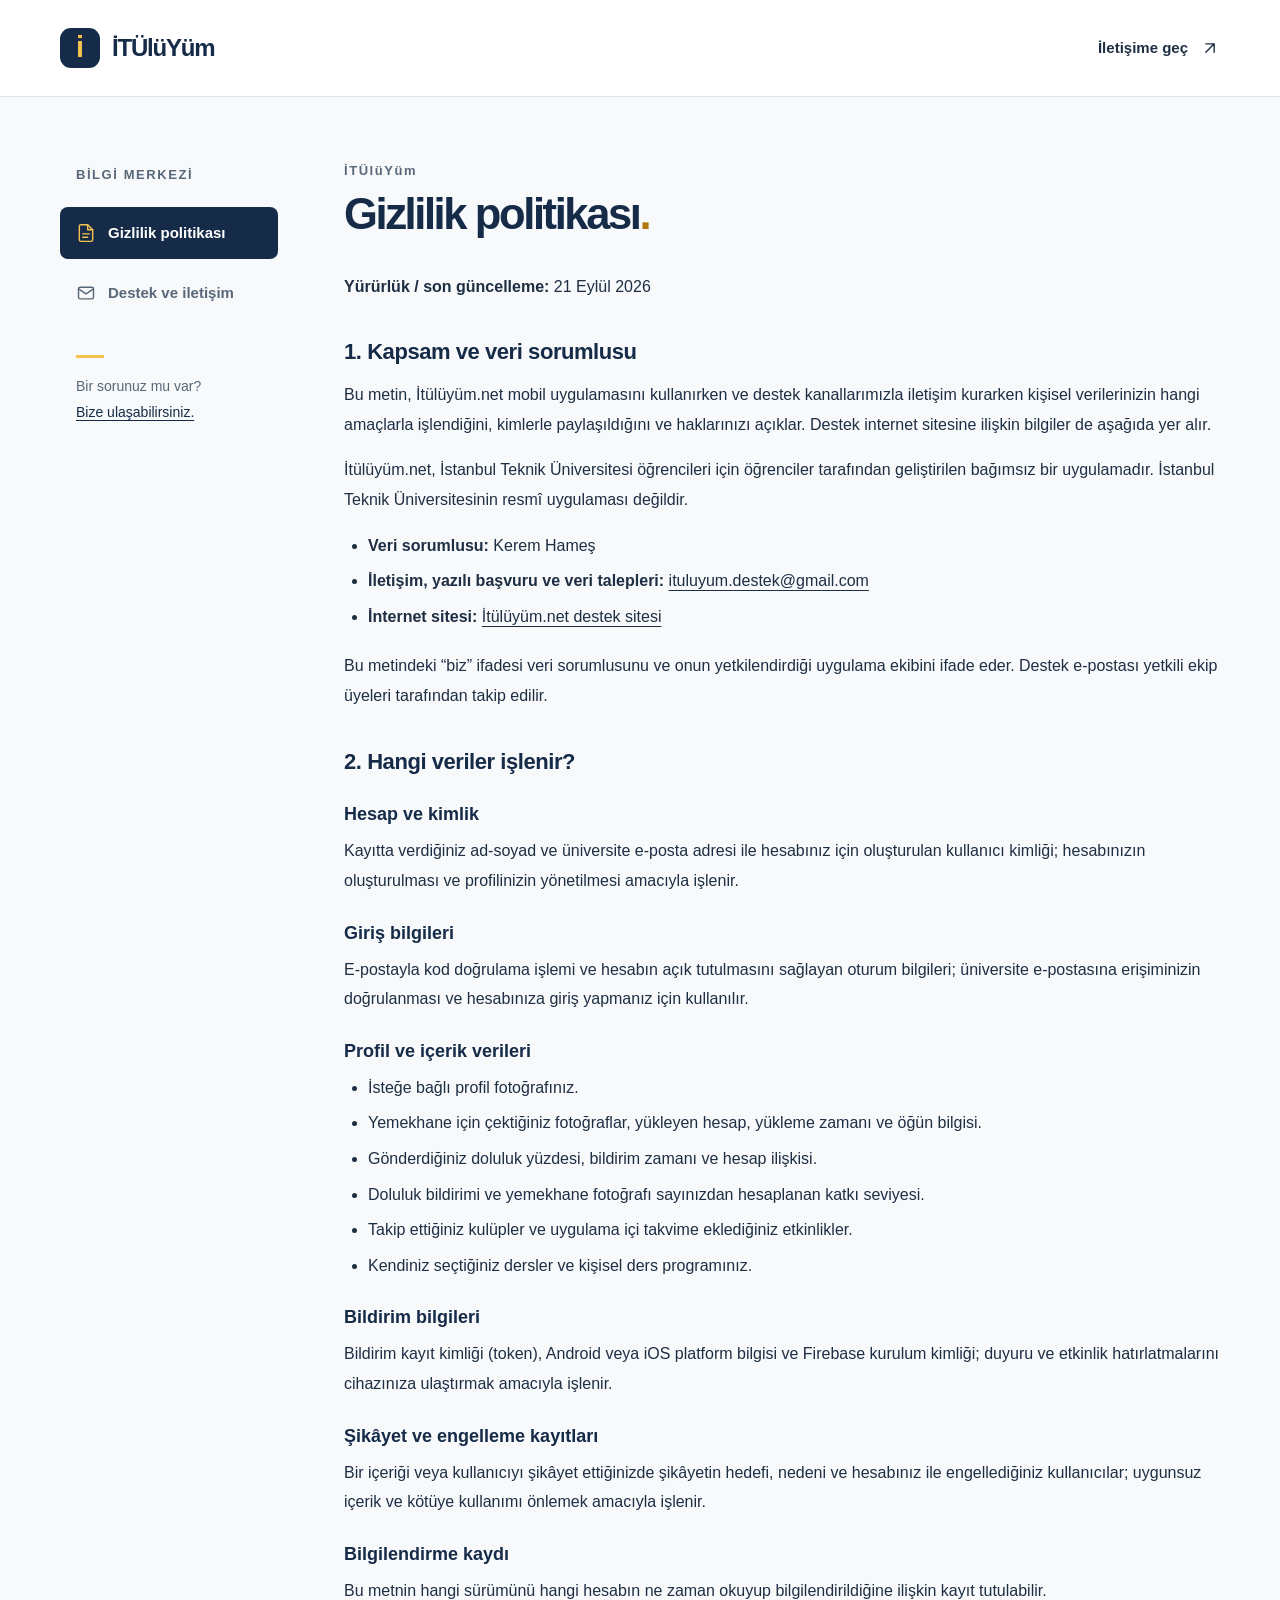
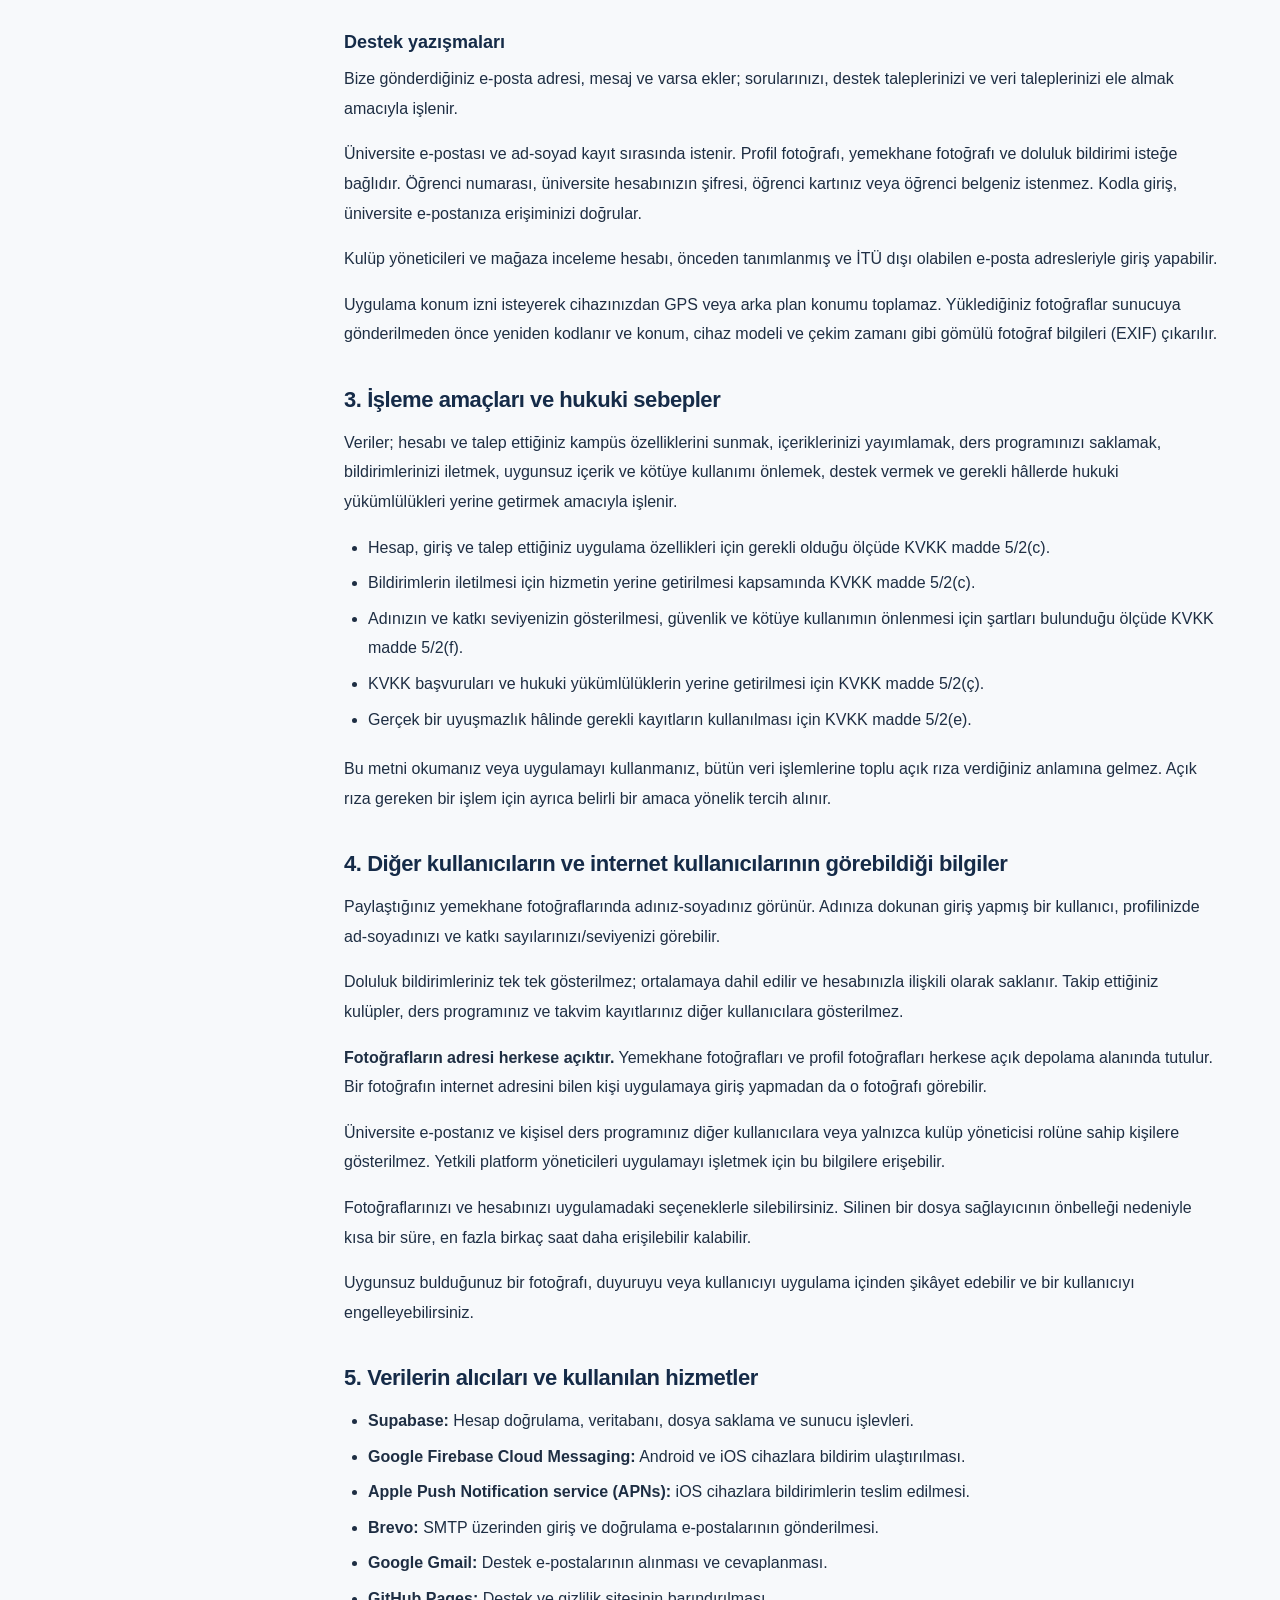
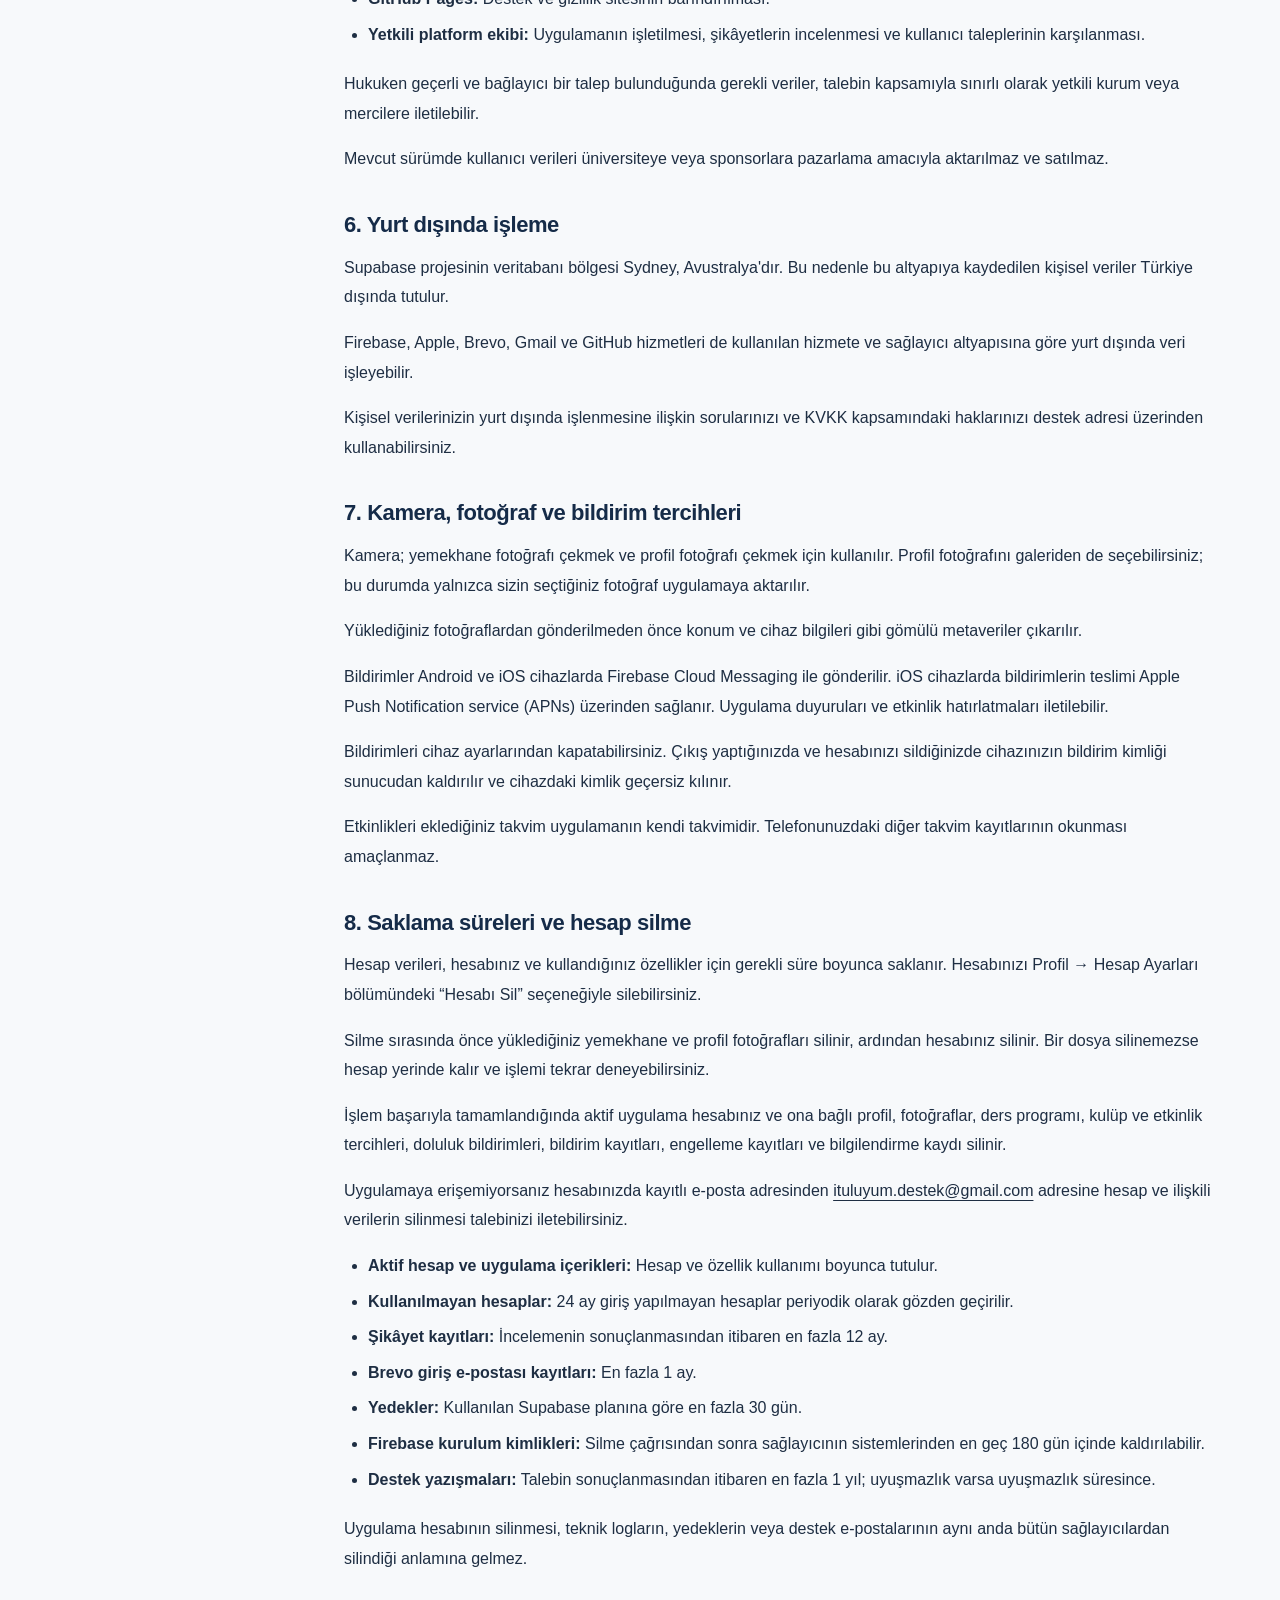
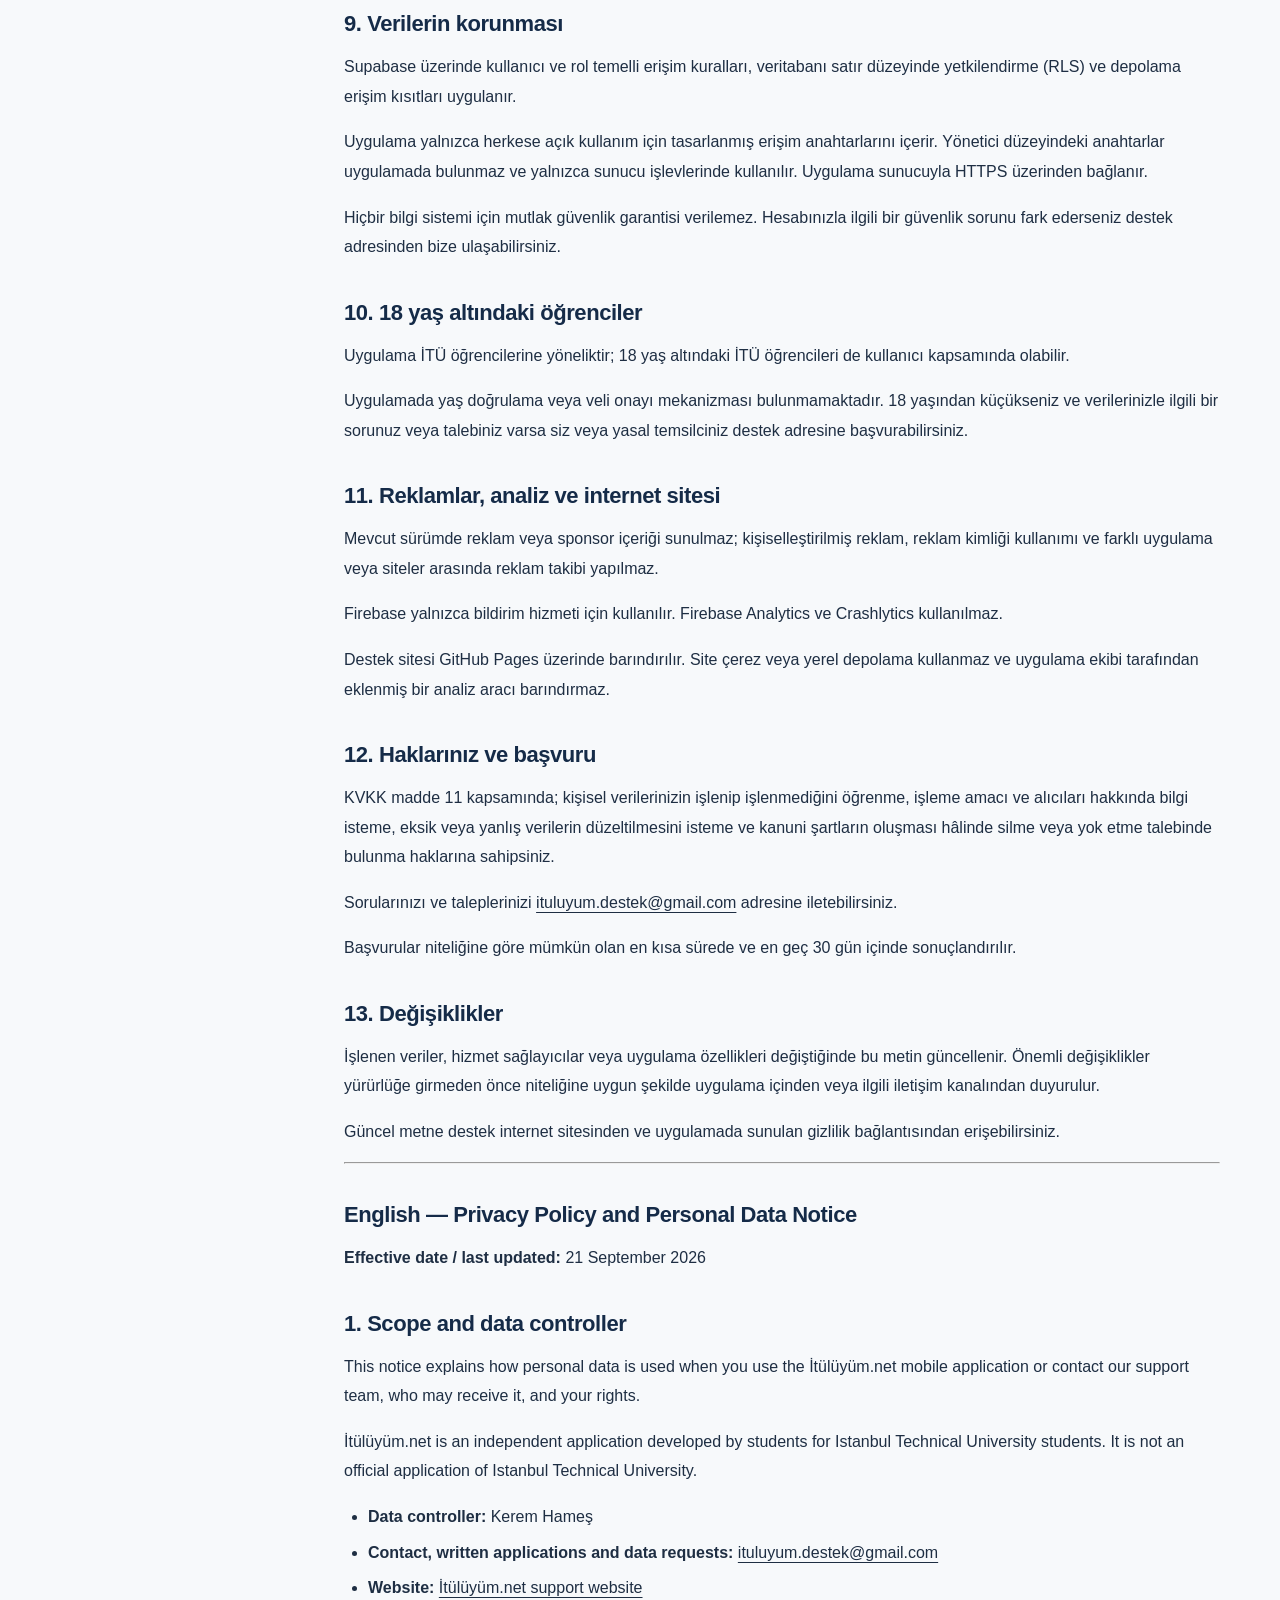
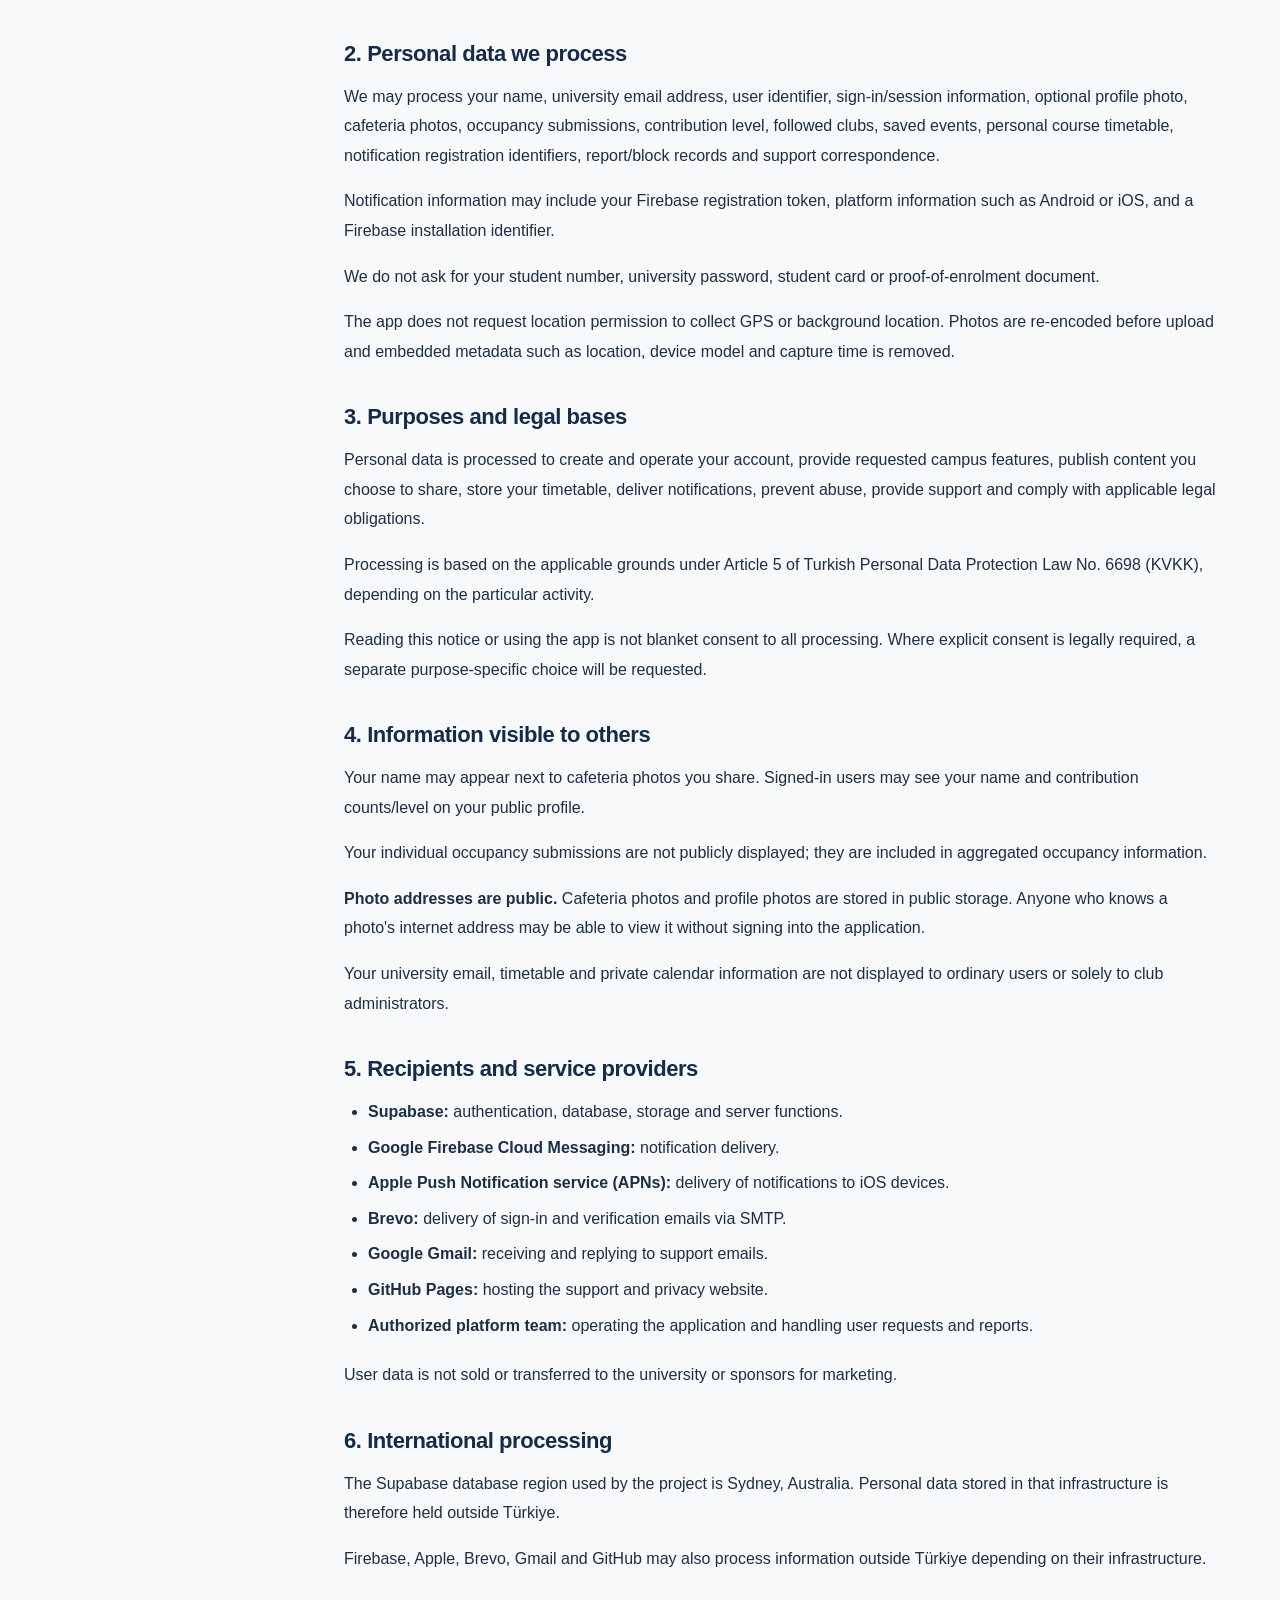
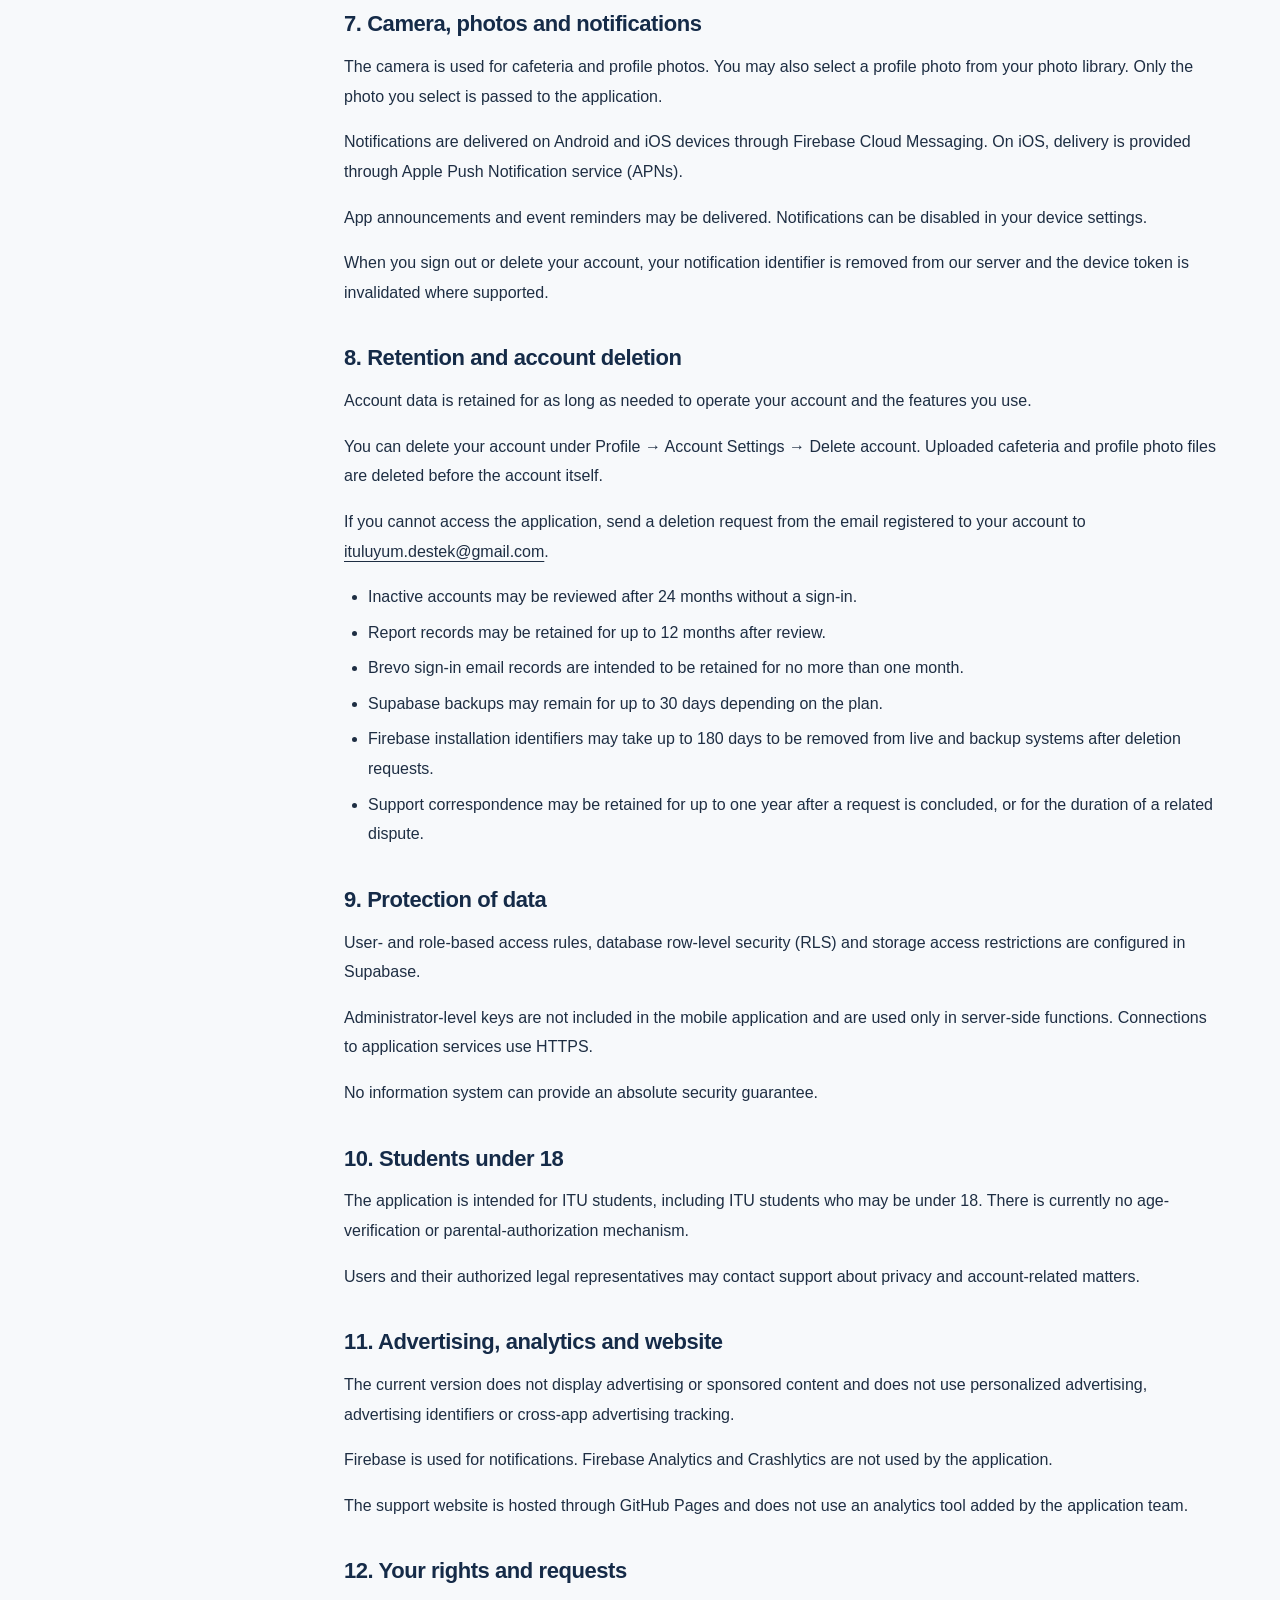
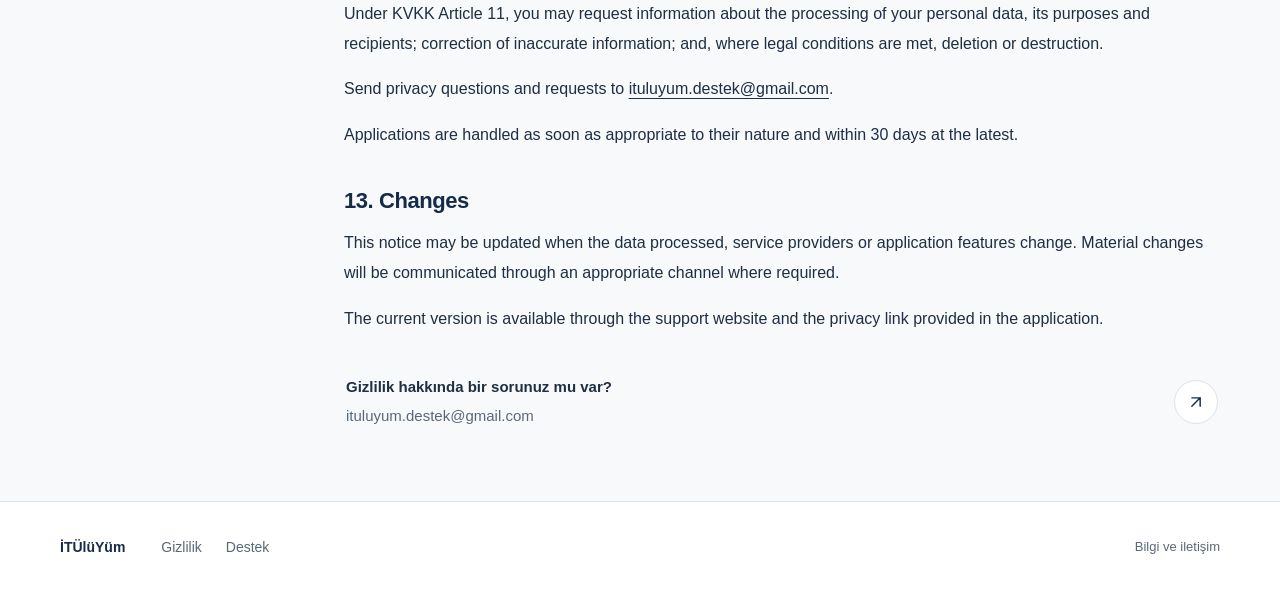
<file: index.html>
<!doctype html>
<html lang="tr">
  <head>
    <meta charset="utf-8">
    <meta name="viewport" content="width=device-width, initial-scale=1">
    <meta name="theme-color" content="#152b48">
    <meta name="description" content="İTÜlüYüm uygulamasının gizlilik politikası ve destek bilgileri.">
    <!-- Gizlilik metni yayımlandığında aşağıdaki noindex satırını kaldırın. -->
    <meta name="robots" content="noindex, follow">
    <title>Gizlilik Politikası · İTÜlüYüm</title>
    <link rel="icon" type="image/svg+xml" href="data:image/svg+xml,%3Csvg xmlns='http://www.w3.org/2000/svg' viewBox='0 0 64 64'%3E%3Crect width='64' height='64' rx='16' fill='%23152b48'/%3E%3Cpath d='M28 28h8v23h-8z' fill='%23f4c34f'/%3E%3Ccircle cx='32' cy='17' r='5' fill='%23f4c34f'/%3E%3C/svg%3E">
    <link rel="stylesheet" href="styles.css">
  </head>
  <body>
    <a class="skip-link" href="#ana-icerik">İçeriğe geç</a>

    <header class="site-header">
      <div class="header-inner">
        <a class="brand" href="index.html" aria-label="İTÜlüYüm ana sayfa">
          <span class="brand-mark" aria-hidden="true">i</span>
          <span>İTÜlüYüm</span>
        </a>
        <a class="header-contact" href="destek.html">
          İletişime geç
          <svg class="icon" viewBox="0 0 24 24" fill="none" stroke="currentColor" stroke-width="1.7" stroke-linecap="round" stroke-linejoin="round" aria-hidden="true"><path d="M7 17 17 7M7 7h10v10"/></svg>
        </a>
      </div>
    </header>

    <div class="page-layout">
      <aside class="sidebar" aria-label="Bilgi merkezi">
        <p class="eyebrow sidebar-label">BİLGİ MERKEZİ</p>
        <nav class="side-nav" aria-label="Sayfalar">
          <a class="side-link" href="index.html" aria-current="page">
            <svg class="icon" viewBox="0 0 24 24" fill="none" stroke="currentColor" stroke-width="1.7" stroke-linecap="round" stroke-linejoin="round" aria-hidden="true"><path d="M14 2H6a2 2 0 0 0-2 2v16a2 2 0 0 0 2 2h12a2 2 0 0 0 2-2V8Z"/><path d="M14 2v6h6M8 13h8M8 17h6"/></svg>
            Gizlilik politikası
          </a>
          <a class="side-link" href="destek.html">
            <svg class="icon" viewBox="0 0 24 24" fill="none" stroke="currentColor" stroke-width="1.7" stroke-linecap="round" stroke-linejoin="round" aria-hidden="true"><rect x="3" y="5" width="18" height="14" rx="2"/><path d="m3 7 9 6 9-6"/></svg>
            Destek ve iletişim
          </a>
        </nav>
        <div class="sidebar-note">
          <span class="note-line" aria-hidden="true"></span>
          <p>Bir sorunuz mu var?</p>
          <a href="destek.html">Bize ulaşabilirsiniz.</a>
        </div>
      </aside>

      <main id="ana-icerik" class="main-content" tabindex="-1">
        <div class="page-heading">
          <p class="eyebrow">İTÜlüYüm</p>
          <h1>Gizlilik politikası<span class="title-dot" aria-hidden="true">.</span></h1>
        </div>

<article class="policy-content" id="privacy-policy">

  <p><strong>Yürürlük / son güncelleme:</strong> 21 Eylül 2026</p>

  <h2>1. Kapsam ve veri sorumlusu</h2>

  <p>
    Bu metin, İtülüyüm.net mobil uygulamasını kullanırken ve destek kanallarımızla
    iletişim kurarken kişisel verilerinizin hangi amaçlarla işlendiğini,
    kimlerle paylaşıldığını ve haklarınızı açıklar. Destek internet sitesine
    ilişkin bilgiler de aşağıda yer alır.
  </p>

  <p>
    İtülüyüm.net, İstanbul Teknik Üniversitesi öğrencileri için öğrenciler
    tarafından geliştirilen bağımsız bir uygulamadır. İstanbul Teknik
    Üniversitesinin resmî uygulaması değildir.
  </p>

  <ul>
    <li><strong>Veri sorumlusu:</strong> Kerem Hameş</li>
    <li>
      <strong>İletişim, yazılı başvuru ve veri talepleri:</strong>
      <a href="mailto:ituluyum.destek@gmail.com">ituluyum.destek@gmail.com</a>
    </li>
    <li>
      <strong>İnternet sitesi:</strong>
      <a href="https://lawave.github.io/Ituluyum_web/">
        İtülüyüm.net destek sitesi
      </a>
    </li>
  </ul>

  <p>
    Bu metindeki “biz” ifadesi veri sorumlusunu ve onun yetkilendirdiği uygulama
    ekibini ifade eder. Destek e-postası yetkili ekip üyeleri tarafından takip edilir.
  </p>

  <h2>2. Hangi veriler işlenir?</h2>

  <h3>Hesap ve kimlik</h3>
  <p>
    Kayıtta verdiğiniz ad-soyad ve üniversite e-posta adresi ile hesabınız için
    oluşturulan kullanıcı kimliği; hesabınızın oluşturulması ve profilinizin
    yönetilmesi amacıyla işlenir.
  </p>

  <h3>Giriş bilgileri</h3>
  <p>
    E-postayla kod doğrulama işlemi ve hesabın açık tutulmasını sağlayan oturum
    bilgileri; üniversite e-postasına erişiminizin doğrulanması ve hesabınıza
    giriş yapmanız için kullanılır.
  </p>

  <h3>Profil ve içerik verileri</h3>
  <ul>
    <li>İsteğe bağlı profil fotoğrafınız.</li>
    <li>Yemekhane için çektiğiniz fotoğraflar, yükleyen hesap, yükleme zamanı ve öğün bilgisi.</li>
    <li>Gönderdiğiniz doluluk yüzdesi, bildirim zamanı ve hesap ilişkisi.</li>
    <li>Doluluk bildirimi ve yemekhane fotoğrafı sayınızdan hesaplanan katkı seviyesi.</li>
    <li>Takip ettiğiniz kulüpler ve uygulama içi takvime eklediğiniz etkinlikler.</li>
    <li>Kendiniz seçtiğiniz dersler ve kişisel ders programınız.</li>
  </ul>

  <h3>Bildirim bilgileri</h3>
  <p>
    Bildirim kayıt kimliği (token), Android veya iOS platform bilgisi ve Firebase
    kurulum kimliği; duyuru ve etkinlik hatırlatmalarını cihazınıza ulaştırmak
    amacıyla işlenir.
  </p>

  <h3>Şikâyet ve engelleme kayıtları</h3>
  <p>
    Bir içeriği veya kullanıcıyı şikâyet ettiğinizde şikâyetin hedefi, nedeni ve
    hesabınız ile engellediğiniz kullanıcılar; uygunsuz içerik ve kötüye kullanımı
    önlemek amacıyla işlenir.
  </p>

  <h3>Bilgilendirme kaydı</h3>
  <p>
    Bu metnin hangi sürümünü hangi hesabın ne zaman okuyup bilgilendirildiğine
    ilişkin kayıt tutulabilir.
  </p>

  <h3>Destek yazışmaları</h3>
  <p>
    Bize gönderdiğiniz e-posta adresi, mesaj ve varsa ekler; sorularınızı,
    destek taleplerinizi ve veri taleplerinizi ele almak amacıyla işlenir.
  </p>

  <p>
    Üniversite e-postası ve ad-soyad kayıt sırasında istenir. Profil fotoğrafı,
    yemekhane fotoğrafı ve doluluk bildirimi isteğe bağlıdır. Öğrenci numarası,
    üniversite hesabınızın şifresi, öğrenci kartınız veya öğrenci belgeniz istenmez.
    Kodla giriş, üniversite e-postanıza erişiminizi doğrular.
  </p>

  <p>
    Kulüp yöneticileri ve mağaza inceleme hesabı, önceden tanımlanmış ve İTÜ dışı
    olabilen e-posta adresleriyle giriş yapabilir.
  </p>

  <p>
    Uygulama konum izni isteyerek cihazınızdan GPS veya arka plan konumu toplamaz.
    Yüklediğiniz fotoğraflar sunucuya gönderilmeden önce yeniden kodlanır ve konum,
    cihaz modeli ve çekim zamanı gibi gömülü fotoğraf bilgileri (EXIF) çıkarılır.
  </p>

  <h2>3. İşleme amaçları ve hukuki sebepler</h2>

  <p>
    Veriler; hesabı ve talep ettiğiniz kampüs özelliklerini sunmak, içeriklerinizi
    yayımlamak, ders programınızı saklamak, bildirimlerinizi iletmek, uygunsuz
    içerik ve kötüye kullanımı önlemek, destek vermek ve gerekli hâllerde hukuki
    yükümlülükleri yerine getirmek amacıyla işlenir.
  </p>

  <ul>
    <li>
      Hesap, giriş ve talep ettiğiniz uygulama özellikleri için gerekli olduğu
      ölçüde KVKK madde 5/2(c).
    </li>
    <li>
      Bildirimlerin iletilmesi için hizmetin yerine getirilmesi kapsamında
      KVKK madde 5/2(c).
    </li>
    <li>
      Adınızın ve katkı seviyenizin gösterilmesi, güvenlik ve kötüye kullanımın
      önlenmesi için şartları bulunduğu ölçüde KVKK madde 5/2(f).
    </li>
    <li>
      KVKK başvuruları ve hukuki yükümlülüklerin yerine getirilmesi için
      KVKK madde 5/2(ç).
    </li>
    <li>
      Gerçek bir uyuşmazlık hâlinde gerekli kayıtların kullanılması için
      KVKK madde 5/2(e).
    </li>
  </ul>

  <p>
    Bu metni okumanız veya uygulamayı kullanmanız, bütün veri işlemlerine toplu
    açık rıza verdiğiniz anlamına gelmez. Açık rıza gereken bir işlem için ayrıca
    belirli bir amaca yönelik tercih alınır.
  </p>

  <h2>4. Diğer kullanıcıların ve internet kullanıcılarının görebildiği bilgiler</h2>

  <p>
    Paylaştığınız yemekhane fotoğraflarında adınız-soyadınız görünür. Adınıza
    dokunan giriş yapmış bir kullanıcı, profilinizde ad-soyadınızı ve katkı
    sayılarınızı/seviyenizi görebilir.
  </p>

  <p>
    Doluluk bildirimleriniz tek tek gösterilmez; ortalamaya dahil edilir ve
    hesabınızla ilişkili olarak saklanır. Takip ettiğiniz kulüpler, ders
    programınız ve takvim kayıtlarınız diğer kullanıcılara gösterilmez.
  </p>

  <p>
    <strong>Fotoğrafların adresi herkese açıktır.</strong>
    Yemekhane fotoğrafları ve profil fotoğrafları herkese açık depolama alanında
    tutulur. Bir fotoğrafın internet adresini bilen kişi uygulamaya giriş yapmadan
    da o fotoğrafı görebilir.
  </p>

  <p>
    Üniversite e-postanız ve kişisel ders programınız diğer kullanıcılara veya
    yalnızca kulüp yöneticisi rolüne sahip kişilere gösterilmez. Yetkili platform
    yöneticileri uygulamayı işletmek için bu bilgilere erişebilir.
  </p>

  <p>
    Fotoğraflarınızı ve hesabınızı uygulamadaki seçeneklerle silebilirsiniz.
    Silinen bir dosya sağlayıcının önbelleği nedeniyle kısa bir süre, en fazla
    birkaç saat daha erişilebilir kalabilir.
  </p>

  <p>
    Uygunsuz bulduğunuz bir fotoğrafı, duyuruyu veya kullanıcıyı uygulama içinden
    şikâyet edebilir ve bir kullanıcıyı engelleyebilirsiniz.
  </p>

  <h2>5. Verilerin alıcıları ve kullanılan hizmetler</h2>

  <ul>
    <li>
      <strong>Supabase:</strong> Hesap doğrulama, veritabanı, dosya saklama ve
      sunucu işlevleri.
    </li>
    <li>
      <strong>Google Firebase Cloud Messaging:</strong> Android ve iOS cihazlara
      bildirim ulaştırılması.
    </li>
    <li>
      <strong>Apple Push Notification service (APNs):</strong> iOS cihazlara
      bildirimlerin teslim edilmesi.
    </li>
    <li>
      <strong>Brevo:</strong> SMTP üzerinden giriş ve doğrulama e-postalarının gönderilmesi.
    </li>
    <li>
      <strong>Google Gmail:</strong> Destek e-postalarının alınması ve cevaplanması.
    </li>
    <li>
      <strong>GitHub Pages:</strong> Destek ve gizlilik sitesinin barındırılması.
    </li>
    <li>
      <strong>Yetkili platform ekibi:</strong> Uygulamanın işletilmesi,
      şikâyetlerin incelenmesi ve kullanıcı taleplerinin karşılanması.
    </li>
  </ul>

  <p>
    Hukuken geçerli ve bağlayıcı bir talep bulunduğunda gerekli veriler, talebin
    kapsamıyla sınırlı olarak yetkili kurum veya mercilere iletilebilir.
  </p>

  <p>
    Mevcut sürümde kullanıcı verileri üniversiteye veya sponsorlara pazarlama
    amacıyla aktarılmaz ve satılmaz.
  </p>

  <h2>6. Yurt dışında işleme</h2>

  <p>
    Supabase projesinin veritabanı bölgesi Sydney, Avustralya'dır. Bu nedenle bu
    altyapıya kaydedilen kişisel veriler Türkiye dışında tutulur.
  </p>

  <p>
    Firebase, Apple, Brevo, Gmail ve GitHub hizmetleri de kullanılan hizmete ve
    sağlayıcı altyapısına göre yurt dışında veri işleyebilir.
  </p>

  <p>
    Kişisel verilerinizin yurt dışında işlenmesine ilişkin sorularınızı ve KVKK
    kapsamındaki haklarınızı destek adresi üzerinden kullanabilirsiniz.
  </p>

  <h2>7. Kamera, fotoğraf ve bildirim tercihleri</h2>

  <p>
    Kamera; yemekhane fotoğrafı çekmek ve profil fotoğrafı çekmek için kullanılır.
    Profil fotoğrafını galeriden de seçebilirsiniz; bu durumda yalnızca sizin
    seçtiğiniz fotoğraf uygulamaya aktarılır.
  </p>

  <p>
    Yüklediğiniz fotoğraflardan gönderilmeden önce konum ve cihaz bilgileri gibi
    gömülü metaveriler çıkarılır.
  </p>

  <p>
    Bildirimler Android ve iOS cihazlarda Firebase Cloud Messaging ile gönderilir.
    iOS cihazlarda bildirimlerin teslimi Apple Push Notification service (APNs)
    üzerinden sağlanır. Uygulama duyuruları ve etkinlik hatırlatmaları iletilebilir.
  </p>

  <p>
    Bildirimleri cihaz ayarlarından kapatabilirsiniz. Çıkış yaptığınızda ve
    hesabınızı sildiğinizde cihazınızın bildirim kimliği sunucudan kaldırılır ve
    cihazdaki kimlik geçersiz kılınır.
  </p>

  <p>
    Etkinlikleri eklediğiniz takvim uygulamanın kendi takvimidir. Telefonunuzdaki
    diğer takvim kayıtlarının okunması amaçlanmaz.
  </p>

  <h2>8. Saklama süreleri ve hesap silme</h2>

  <p>
    Hesap verileri, hesabınız ve kullandığınız özellikler için gerekli süre boyunca
    saklanır. Hesabınızı Profil → Hesap Ayarları bölümündeki “Hesabı Sil”
    seçeneğiyle silebilirsiniz.
  </p>

  <p>
    Silme sırasında önce yüklediğiniz yemekhane ve profil fotoğrafları silinir,
    ardından hesabınız silinir. Bir dosya silinemezse hesap yerinde kalır ve
    işlemi tekrar deneyebilirsiniz.
  </p>

  <p>
    İşlem başarıyla tamamlandığında aktif uygulama hesabınız ve ona bağlı profil,
    fotoğraflar, ders programı, kulüp ve etkinlik tercihleri, doluluk bildirimleri,
    bildirim kayıtları, engelleme kayıtları ve bilgilendirme kaydı silinir.
  </p>

  <p>
    Uygulamaya erişemiyorsanız hesabınızda kayıtlı e-posta adresinden
    <a href="mailto:ituluyum.destek@gmail.com">ituluyum.destek@gmail.com</a>
    adresine hesap ve ilişkili verilerin silinmesi talebinizi iletebilirsiniz.
  </p>

  <ul>
    <li>
      <strong>Aktif hesap ve uygulama içerikleri:</strong> Hesap ve özellik
      kullanımı boyunca tutulur.
    </li>
    <li>
      <strong>Kullanılmayan hesaplar:</strong> 24 ay giriş yapılmayan hesaplar
      periyodik olarak gözden geçirilir.
    </li>
    <li>
      <strong>Şikâyet kayıtları:</strong> İncelemenin sonuçlanmasından itibaren
      en fazla 12 ay.
    </li>
    <li>
      <strong>Brevo giriş e-postası kayıtları:</strong> En fazla 1 ay.
    </li>
    <li>
      <strong>Yedekler:</strong> Kullanılan Supabase planına göre en fazla 30 gün.
    </li>
    <li>
      <strong>Firebase kurulum kimlikleri:</strong> Silme çağrısından sonra
      sağlayıcının sistemlerinden en geç 180 gün içinde kaldırılabilir.
    </li>
    <li>
      <strong>Destek yazışmaları:</strong> Talebin sonuçlanmasından itibaren
      en fazla 1 yıl; uyuşmazlık varsa uyuşmazlık süresince.
    </li>
  </ul>

  <p>
    Uygulama hesabının silinmesi, teknik logların, yedeklerin veya destek
    e-postalarının aynı anda bütün sağlayıcılardan silindiği anlamına gelmez.
  </p>

  <h2>9. Verilerin korunması</h2>

  <p>
    Supabase üzerinde kullanıcı ve rol temelli erişim kuralları, veritabanı satır
    düzeyinde yetkilendirme (RLS) ve depolama erişim kısıtları uygulanır.
  </p>

  <p>
    Uygulama yalnızca herkese açık kullanım için tasarlanmış erişim anahtarlarını
    içerir. Yönetici düzeyindeki anahtarlar uygulamada bulunmaz ve yalnızca sunucu
    işlevlerinde kullanılır. Uygulama sunucuyla HTTPS üzerinden bağlanır.
  </p>

  <p>
    Hiçbir bilgi sistemi için mutlak güvenlik garantisi verilemez. Hesabınızla
    ilgili bir güvenlik sorunu fark ederseniz destek adresinden bize ulaşabilirsiniz.
  </p>

  <h2>10. 18 yaş altındaki öğrenciler</h2>

  <p>
    Uygulama İTÜ öğrencilerine yöneliktir; 18 yaş altındaki İTÜ öğrencileri de
    kullanıcı kapsamında olabilir.
  </p>

  <p>
    Uygulamada yaş doğrulama veya veli onayı mekanizması bulunmamaktadır.
    18 yaşından küçükseniz ve verilerinizle ilgili bir sorunuz veya talebiniz varsa
    siz veya yasal temsilciniz destek adresine başvurabilirsiniz.
  </p>

  <h2>11. Reklamlar, analiz ve internet sitesi</h2>

  <p>
    Mevcut sürümde reklam veya sponsor içeriği sunulmaz; kişiselleştirilmiş reklam,
    reklam kimliği kullanımı ve farklı uygulama veya siteler arasında reklam takibi
    yapılmaz.
  </p>

  <p>
    Firebase yalnızca bildirim hizmeti için kullanılır. Firebase Analytics ve
    Crashlytics kullanılmaz.
  </p>

  <p>
    Destek sitesi GitHub Pages üzerinde barındırılır. Site çerez veya yerel
    depolama kullanmaz ve uygulama ekibi tarafından eklenmiş bir analiz aracı
    barındırmaz.
  </p>

  <h2>12. Haklarınız ve başvuru</h2>

  <p>
    KVKK madde 11 kapsamında; kişisel verilerinizin işlenip işlenmediğini öğrenme,
    işleme amacı ve alıcıları hakkında bilgi isteme, eksik veya yanlış verilerin
    düzeltilmesini isteme ve kanuni şartların oluşması hâlinde silme veya yok etme
    talebinde bulunma haklarına sahipsiniz.
  </p>

  <p>
    Sorularınızı ve taleplerinizi
    <a href="mailto:ituluyum.destek@gmail.com">ituluyum.destek@gmail.com</a>
    adresine iletebilirsiniz.
  </p>

  <p>
    Başvurular niteliğine göre mümkün olan en kısa sürede ve en geç 30 gün içinde
    sonuçlandırılır.
  </p>

  <h2>13. Değişiklikler</h2>

  <p>
    İşlenen veriler, hizmet sağlayıcılar veya uygulama özellikleri değiştiğinde bu
    metin güncellenir. Önemli değişiklikler yürürlüğe girmeden önce niteliğine
    uygun şekilde uygulama içinden veya ilgili iletişim kanalından duyurulur.
  </p>

  <p>
    Güncel metne destek internet sitesinden ve uygulamada sunulan gizlilik
    bağlantısından erişebilirsiniz.
  </p>


  <hr>

  <h2 lang="en">English — Privacy Policy and Personal Data Notice</h2>

  <p lang="en"><strong>Effective date / last updated:</strong> 21 September 2026</p>

  <div lang="en">

    <h2>1. Scope and data controller</h2>

    <p>
      This notice explains how personal data is used when you use the İtülüyüm.net
      mobile application or contact our support team, who may receive it, and your rights.
    </p>

    <p>
      İtülüyüm.net is an independent application developed by students for
      Istanbul Technical University students. It is not an official application
      of Istanbul Technical University.
    </p>

    <ul>
      <li><strong>Data controller:</strong> Kerem Hameş</li>
      <li>
        <strong>Contact, written applications and data requests:</strong>
        <a href="mailto:ituluyum.destek@gmail.com">ituluyum.destek@gmail.com</a>
      </li>
      <li>
        <strong>Website:</strong>
        <a href="https://lawave.github.io/Ituluyum_web/">
          İtülüyüm.net support website
        </a>
      </li>
    </ul>

    <h2>2. Personal data we process</h2>

    <p>
      We may process your name, university email address, user identifier,
      sign-in/session information, optional profile photo, cafeteria photos,
      occupancy submissions, contribution level, followed clubs, saved events,
      personal course timetable, notification registration identifiers,
      report/block records and support correspondence.
    </p>

    <p>
      Notification information may include your Firebase registration token,
      platform information such as Android or iOS, and a Firebase installation identifier.
    </p>

    <p>
      We do not ask for your student number, university password, student card
      or proof-of-enrolment document.
    </p>

    <p>
      The app does not request location permission to collect GPS or background
      location. Photos are re-encoded before upload and embedded metadata such as
      location, device model and capture time is removed.
    </p>

    <h2>3. Purposes and legal bases</h2>

    <p>
      Personal data is processed to create and operate your account, provide
      requested campus features, publish content you choose to share, store your
      timetable, deliver notifications, prevent abuse, provide support and comply
      with applicable legal obligations.
    </p>

    <p>
      Processing is based on the applicable grounds under Article 5 of Turkish
      Personal Data Protection Law No. 6698 (KVKK), depending on the particular activity.
    </p>

    <p>
      Reading this notice or using the app is not blanket consent to all processing.
      Where explicit consent is legally required, a separate purpose-specific choice
      will be requested.
    </p>

    <h2>4. Information visible to others</h2>

    <p>
      Your name may appear next to cafeteria photos you share. Signed-in users
      may see your name and contribution counts/level on your public profile.
    </p>

    <p>
      Your individual occupancy submissions are not publicly displayed; they are
      included in aggregated occupancy information.
    </p>

    <p>
      <strong>Photo addresses are public.</strong> Cafeteria photos and profile
      photos are stored in public storage. Anyone who knows a photo's internet
      address may be able to view it without signing into the application.
    </p>

    <p>
      Your university email, timetable and private calendar information are not
      displayed to ordinary users or solely to club administrators.
    </p>

    <h2>5. Recipients and service providers</h2>

    <ul>
      <li><strong>Supabase:</strong> authentication, database, storage and server functions.</li>
      <li><strong>Google Firebase Cloud Messaging:</strong> notification delivery.</li>
      <li><strong>Apple Push Notification service (APNs):</strong> delivery of notifications to iOS devices.</li>
      <li><strong>Brevo:</strong> delivery of sign-in and verification emails via SMTP.</li>
      <li><strong>Google Gmail:</strong> receiving and replying to support emails.</li>
      <li><strong>GitHub Pages:</strong> hosting the support and privacy website.</li>
      <li><strong>Authorized platform team:</strong> operating the application and handling user requests and reports.</li>
    </ul>

    <p>
      User data is not sold or transferred to the university or sponsors for marketing.
    </p>

    <h2>6. International processing</h2>

    <p>
      The Supabase database region used by the project is Sydney, Australia.
      Personal data stored in that infrastructure is therefore held outside Türkiye.
    </p>

    <p>
      Firebase, Apple, Brevo, Gmail and GitHub may also process information outside
      Türkiye depending on their infrastructure.
    </p>

    <h2>7. Camera, photos and notifications</h2>

    <p>
      The camera is used for cafeteria and profile photos. You may also select a
      profile photo from your photo library. Only the photo you select is passed
      to the application.
    </p>

    <p>
      Notifications are delivered on Android and iOS devices through Firebase
      Cloud Messaging. On iOS, delivery is provided through Apple Push Notification
      service (APNs).
    </p>

    <p>
      App announcements and event reminders may be delivered. Notifications can
      be disabled in your device settings.
    </p>

    <p>
      When you sign out or delete your account, your notification identifier is
      removed from our server and the device token is invalidated where supported.
    </p>

    <h2>8. Retention and account deletion</h2>

    <p>
      Account data is retained for as long as needed to operate your account and
      the features you use.
    </p>

    <p>
      You can delete your account under Profile → Account Settings → Delete account.
      Uploaded cafeteria and profile photo files are deleted before the account itself.
    </p>

    <p>
      If you cannot access the application, send a deletion request from the
      email registered to your account to
      <a href="mailto:ituluyum.destek@gmail.com">ituluyum.destek@gmail.com</a>.
    </p>

    <ul>
      <li>Inactive accounts may be reviewed after 24 months without a sign-in.</li>
      <li>Report records may be retained for up to 12 months after review.</li>
      <li>Brevo sign-in email records are intended to be retained for no more than one month.</li>
      <li>Supabase backups may remain for up to 30 days depending on the plan.</li>
      <li>Firebase installation identifiers may take up to 180 days to be removed from live and backup systems after deletion requests.</li>
      <li>Support correspondence may be retained for up to one year after a request is concluded, or for the duration of a related dispute.</li>
    </ul>

    <h2>9. Protection of data</h2>

    <p>
      User- and role-based access rules, database row-level security (RLS) and
      storage access restrictions are configured in Supabase.
    </p>

    <p>
      Administrator-level keys are not included in the mobile application and are
      used only in server-side functions. Connections to application services use HTTPS.
    </p>

    <p>
      No information system can provide an absolute security guarantee.
    </p>

    <h2>10. Students under 18</h2>

    <p>
      The application is intended for ITU students, including ITU students who
      may be under 18. There is currently no age-verification or parental-authorization mechanism.
    </p>

    <p>
      Users and their authorized legal representatives may contact support about
      privacy and account-related matters.
    </p>

    <h2>11. Advertising, analytics and website</h2>

    <p>
      The current version does not display advertising or sponsored content and
      does not use personalized advertising, advertising identifiers or cross-app
      advertising tracking.
    </p>

    <p>
      Firebase is used for notifications. Firebase Analytics and Crashlytics are
      not used by the application.
    </p>

    <p>
      The support website is hosted through GitHub Pages and does not use an
      analytics tool added by the application team.
    </p>

    <h2>12. Your rights and requests</h2>

    <p>
      Under KVKK Article 11, you may request information about the processing of
      your personal data, its purposes and recipients; correction of inaccurate
      information; and, where legal conditions are met, deletion or destruction.
    </p>

    <p>
      Send privacy questions and requests to
      <a href="mailto:ituluyum.destek@gmail.com">ituluyum.destek@gmail.com</a>.
    </p>

    <p>
      Applications are handled as soon as appropriate to their nature and within
      30 days at the latest.
    </p>

    <h2>13. Changes</h2>

    <p>
      This notice may be updated when the data processed, service providers or
      application features change. Material changes will be communicated through
      an appropriate channel where required.
    </p>

    <p>
      The current version is available through the support website and the privacy
      link provided in the application.
    </p>

  </div>

</article>
        <section class="contact-strip" aria-labelledby="gizlilik-iletisim">
          <div>
            <h2 id="gizlilik-iletisim">Gizlilik hakkında bir sorunuz mu var?</h2>
            <a class="email-link" href="mailto:ituluyum.destek@gmail.com">ituluyum.destek@gmail.com</a>
          </div>
          <a class="round-link" href="mailto:ituluyum.destek@gmail.com" aria-label="İTÜlüYüm desteğe e-posta gönder">
            <svg class="icon" viewBox="0 0 24 24" fill="none" stroke="currentColor" stroke-width="1.7" stroke-linecap="round" stroke-linejoin="round" aria-hidden="true"><path d="M7 17 17 7M7 7h10v10"/></svg>
          </a>
        </section>
      </main>
    </div>

    <footer class="site-footer">
      <div class="footer-inner">
        <span class="footer-brand">İTÜlüYüm</span>
        <nav aria-label="Alt menü">
          <a href="index.html" aria-current="page">Gizlilik</a>
          <a href="destek.html">Destek</a>
        </nav>
        <span class="footer-caption">Bilgi ve iletişim</span>
      </div>
    </footer>
  </body>
</html>
</file>
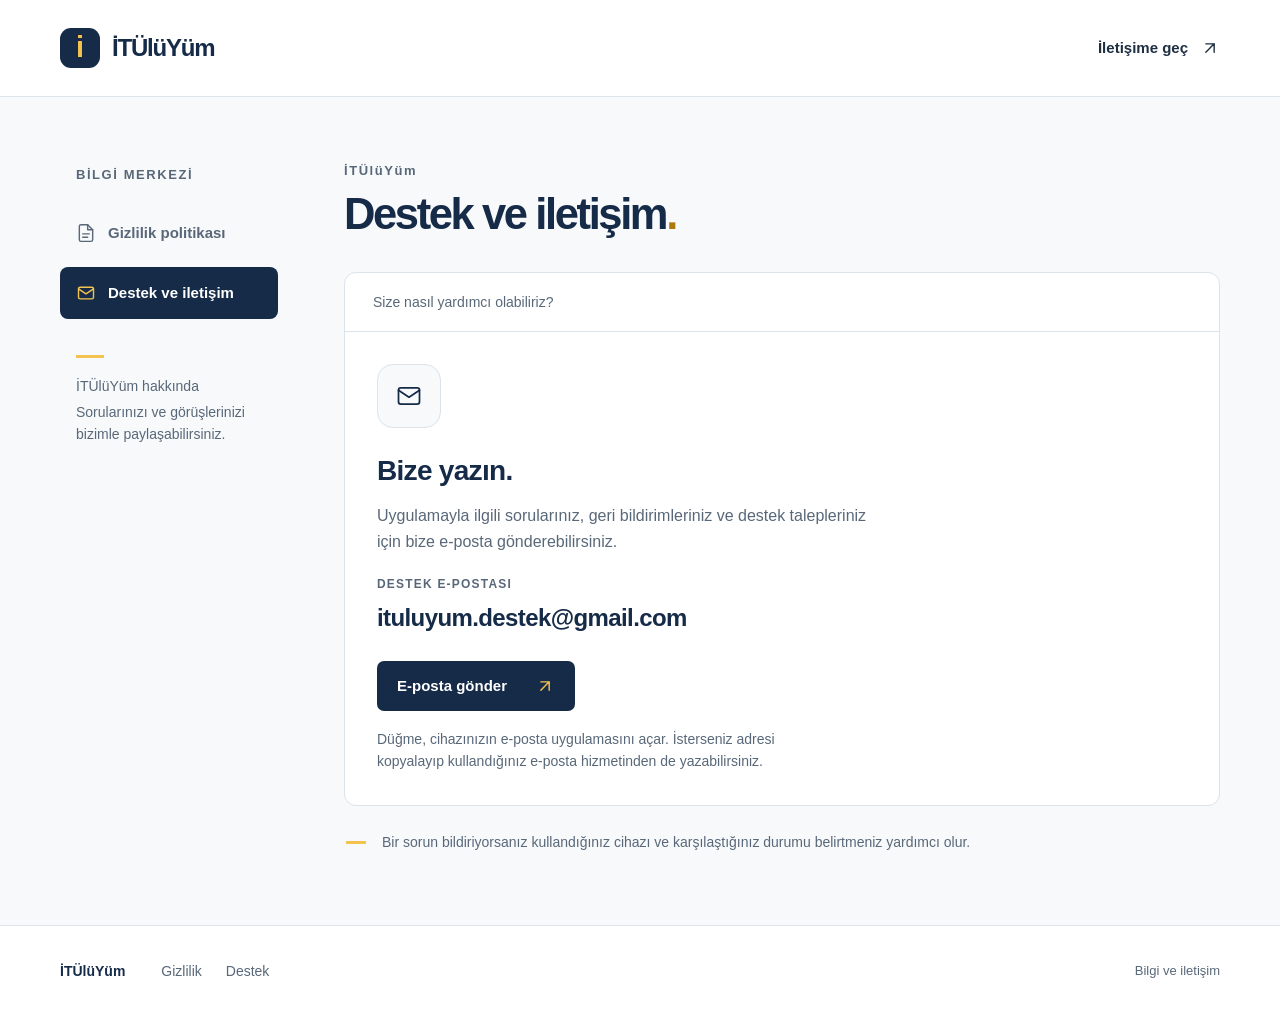
<file: destek.html>
<!doctype html>
<html lang="tr">
  <head>
    <meta charset="utf-8">
    <meta name="viewport" content="width=device-width, initial-scale=1">
    <meta name="theme-color" content="#152b48">
    <meta name="description" content="İTÜlüYüm uygulaması için destek ve iletişim: ituluyum.destek@gmail.com.">
    <title>Destek ve İletişim · İTÜlüYüm</title>
    <link rel="icon" type="image/svg+xml" href="data:image/svg+xml,%3Csvg xmlns='http://www.w3.org/2000/svg' viewBox='0 0 64 64'%3E%3Crect width='64' height='64' rx='16' fill='%23152b48'/%3E%3Cpath d='M28 28h8v23h-8z' fill='%23f4c34f'/%3E%3Ccircle cx='32' cy='17' r='5' fill='%23f4c34f'/%3E%3C/svg%3E">
    <link rel="stylesheet" href="styles.css">
  </head>
  <body>
    <a class="skip-link" href="#ana-icerik">İçeriğe geç</a>

    <header class="site-header">
      <div class="header-inner">
        <a class="brand" href="index.html" aria-label="İTÜlüYüm ana sayfa">
          <span class="brand-mark" aria-hidden="true">i</span>
          <span>İTÜlüYüm</span>
        </a>
        <a class="header-contact" href="mailto:ituluyum.destek@gmail.com">
          İletişime geç
          <svg class="icon" viewBox="0 0 24 24" fill="none" stroke="currentColor" stroke-width="1.7" stroke-linecap="round" stroke-linejoin="round" aria-hidden="true"><path d="M7 17 17 7M7 7h10v10"/></svg>
        </a>
      </div>
    </header>

    <div class="page-layout">
      <aside class="sidebar" aria-label="Bilgi merkezi">
        <p class="eyebrow sidebar-label">BİLGİ MERKEZİ</p>
        <nav class="side-nav" aria-label="Sayfalar">
          <a class="side-link" href="index.html">
            <svg class="icon" viewBox="0 0 24 24" fill="none" stroke="currentColor" stroke-width="1.7" stroke-linecap="round" stroke-linejoin="round" aria-hidden="true"><path d="M14 2H6a2 2 0 0 0-2 2v16a2 2 0 0 0 2 2h12a2 2 0 0 0 2-2V8Z"/><path d="M14 2v6h6M8 13h8M8 17h6"/></svg>
            Gizlilik politikası
          </a>
          <a class="side-link" href="destek.html" aria-current="page">
            <svg class="icon" viewBox="0 0 24 24" fill="none" stroke="currentColor" stroke-width="1.7" stroke-linecap="round" stroke-linejoin="round" aria-hidden="true"><rect x="3" y="5" width="18" height="14" rx="2"/><path d="m3 7 9 6 9-6"/></svg>
            Destek ve iletişim
          </a>
        </nav>
        <div class="sidebar-note">
          <span class="note-line" aria-hidden="true"></span>
          <p>İTÜlüYüm hakkında</p>
          <p>Sorularınızı ve görüşlerinizi bizimle paylaşabilirsiniz.</p>
        </div>
      </aside>

      <main id="ana-icerik" class="main-content" tabindex="-1">
        <div class="page-heading">
          <p class="eyebrow">İTÜlüYüm</p>
          <h1>Destek ve iletişim<span class="title-dot" aria-hidden="true">.</span></h1>
        </div>

        <section class="document-card support-card" aria-labelledby="destek-baslik">
          <div class="document-topline"><span>Size nasıl yardımcı olabiliriz?</span></div>
          <div class="support-content">
            <span class="document-icon" aria-hidden="true">
              <svg viewBox="0 0 24 24" fill="none" stroke="currentColor" stroke-width="1.5" stroke-linecap="round" stroke-linejoin="round"><rect x="3" y="5" width="18" height="14" rx="2"/><path d="m3 7 9 6 9-6"/></svg>
            </span>
            <h2 id="destek-baslik">Bize yazın.</h2>
            <p>Uygulamayla ilgili sorularınız, geri bildirimleriniz ve destek talepleriniz için bize e-posta gönderebilirsiniz.</p>
            <div class="email-panel">
              <span class="email-label">DESTEK E-POSTASI</span>
              <a class="support-email" href="mailto:ituluyum.destek@gmail.com">ituluyum.destek@gmail.com</a>
            </div>
            <a class="primary-button" href="mailto:ituluyum.destek@gmail.com?subject=%C4%B0T%C3%9Cl%C3%BCY%C3%BCm%20Destek">
              E-posta gönder
              <svg class="icon" viewBox="0 0 24 24" fill="none" stroke="currentColor" stroke-width="1.7" stroke-linecap="round" stroke-linejoin="round" aria-hidden="true"><path d="M7 17 17 7M7 7h10v10"/></svg>
            </a>
            <p class="mail-hint">Düğme, cihazınızın e-posta uygulamasını açar. İsterseniz adresi kopyalayıp kullandığınız e-posta hizmetinden de yazabilirsiniz.</p>
          </div>
        </section>

        <div class="support-note">
          <span class="note-line" aria-hidden="true"></span>
          <p>Bir sorun bildiriyorsanız kullandığınız cihazı ve karşılaştığınız durumu belirtmeniz yardımcı olur.</p>
        </div>
      </main>
    </div>

    <footer class="site-footer">
      <div class="footer-inner">
        <span class="footer-brand">İTÜlüYüm</span>
        <nav aria-label="Alt menü">
          <a href="index.html">Gizlilik</a>
          <a href="destek.html" aria-current="page">Destek</a>
        </nav>
        <span class="footer-caption">Bilgi ve iletişim</span>
      </div>
    </footer>
  </body>
</html>
</file>
<file: styles.css>
:root {
  color-scheme: light;
  --navy: #152b48;
  --navy-hover: #244463;
  --accent: #f4c34f;
  --text: #1e2e43;
  --muted: #596879;
  --line: #dce3e9;
  --paper: #ffffff;
  --background: #f7f9fb;
  --soft: #edf2f6;
  font-family: -apple-system, BlinkMacSystemFont, "Segoe UI", Arial, sans-serif;
  font-size: 100%;
  font-synthesis: none;
  -webkit-text-size-adjust: 100%;
  text-size-adjust: 100%;
}

* { box-sizing: border-box; }
body { margin: 0; min-height: 100vh; display: flex; flex-direction: column; color: var(--text); background: var(--background); line-height: 1.6; }
a { color: inherit; text-decoration: none; text-underline-offset: 0.22em; }
button, a { -webkit-tap-highlight-color: transparent; }
a:focus-visible { outline: 3px solid #9e6c08; outline-offset: 5px; border-radius: 4px; }
main:focus { outline: none; }
svg { display: block; }
.icon { width: 1.25rem; height: 1.25rem; flex: 0 0 auto; }
.skip-link { position: fixed; left: 1rem; top: 1rem; padding: 0.65rem 1rem; transform: translateY(-180%); z-index: 10; background: var(--navy); color: #fff; border-radius: 6px; }
.skip-link:focus { transform: translateY(0); }

.site-header { background: var(--paper); border-bottom: 1px solid var(--line); }
.header-inner, .page-layout, .footer-inner { width: min(1160px, calc(100% - 96px)); margin-inline: auto; }
.header-inner { min-height: 96px; display: flex; flex-wrap: wrap; align-items: center; justify-content: space-between; gap: 16px 24px; padding-block: 18px; }
.brand { display: inline-flex; align-items: center; gap: 12px; color: var(--navy); font-size: 1.5rem; font-weight: 750; letter-spacing: -0.05em; }
.brand-mark { display: grid; place-items: center; width: 40px; height: 40px; background: var(--navy); color: var(--accent); border-radius: 11px; font-size: 1.8rem; font-weight: 750; line-height: 1; letter-spacing: 0; padding-bottom: 2px; }
.header-contact { display: inline-flex; align-items: center; justify-content: center; gap: 12px; min-height: 44px; padding: 8px 0 8px 12px; font-size: 0.9375rem; font-weight: 600; }
.header-contact:hover { text-decoration: underline; }

.page-layout { flex: 1; display: grid; grid-template-columns: 218px minmax(0, 1fr); gap: 66px; align-items: start; padding-block: 64px 72px; }
.sidebar { padding-top: 4px; }
.eyebrow { font-size: 0.8125rem; font-weight: 650; letter-spacing: 0.12em; line-height: 1.5; color: var(--muted); margin: 0 0 13px; }
.sidebar-label { margin: 0 0 22px 16px; }
.side-nav { display: grid; gap: 8px; }
.side-link { display: flex; align-items: center; gap: 12px; min-height: 52px; padding: 13px 16px; border-radius: 8px; font-size: 0.9375rem; font-weight: 550; color: var(--muted); }
.side-link:hover { background: #e9eff4; color: var(--navy); }
.side-link[aria-current="page"] { background: var(--navy); color: #fff; }
.side-link[aria-current="page"] .icon { color: var(--accent); }
.sidebar-note { padding: 36px 16px 0; font-size: 0.875rem; color: var(--muted); }
.sidebar-note p { margin: 0 0 4px; }
.sidebar-note a { color: var(--navy); text-decoration: underline; }
.note-line { display: block; width: 28px; height: 3px; background: var(--accent); margin-bottom: 17px; }

.main-content { min-width: 0; }
.page-heading { margin-bottom: 32px; }
.page-heading .eyebrow { margin-bottom: 8px; }
h1 { margin: 0; color: var(--navy); font-size: clamp(2rem, 3.4vw, 2.75rem); line-height: 1.18; font-weight: 700; letter-spacing: -0.055em; overflow-wrap: anywhere; }
.title-dot { color: #ae780c; }
.document-card { border: 1px solid var(--line); border-radius: 12px; background: var(--paper); overflow: hidden; }
.document-topline { display: flex; flex-wrap: wrap; align-items: center; justify-content: space-between; gap: 12px; padding: 18px 28px; border-bottom: 1px solid var(--line); color: var(--muted); font-size: 0.875rem; }
.status-badge { display: inline-flex; align-items: center; padding: 4px 11px; border: 1px solid #ebd59e; border-radius: 5px; color: #75530d; background: #fff7e1; line-height: 1.4; font-size: 0.8125rem; font-weight: 550; }
.pending-content { padding: 48px 28px 32px; text-align: center; }
.document-icon { display: grid; place-items: center; width: 64px; height: 64px; border: 1px solid var(--line); border-radius: 16px; background: var(--background); color: var(--navy); }
.document-icon svg { width: 28px; height: 28px; }
.pending-content .document-icon { margin: 0 auto 26px; }
.pending-content h2, .support-content h2 { margin: 0 0 13px; font-size: 1.5rem; line-height: 1.35; font-weight: 650; letter-spacing: -0.025em; color: var(--navy); }
.pending-content p { margin: 0; color: var(--muted); font-size: 1rem; line-height: 1.75; }
.pending-rule { width: 38px; height: 2px; background: var(--accent); margin: 30px auto 21px; }
.pending-content .pending-footnote { font-size: 0.875rem; }
.contact-strip { display: flex; justify-content: space-between; align-items: center; gap: 20px; padding: 26px 2px 0; }
.contact-strip h2 { margin: 0 0 4px; font-size: 0.9375rem; font-weight: 550; }
.email-link { color: var(--muted); font-size: 0.9375rem; overflow-wrap: anywhere; }
.email-link:hover { color: var(--navy); text-decoration: underline; }
.round-link { flex: 0 0 auto; display: grid; place-items: center; width: 44px; height: 44px; border: 1px solid var(--line); border-radius: 50%; background: var(--paper); color: var(--navy); }
.round-link:hover { background: var(--soft); border-color: #9babbb; }

.support-content { padding: 32px; }
.support-content .document-icon { margin-bottom: 24px; }
.support-content h2 { font-size: 1.75rem; }
.support-content > p { color: var(--muted); margin: 0; max-width: 55ch; }
.email-panel { padding: 21px 0 23px; }
.email-label { display: block; color: var(--muted); font-size: 0.75rem; letter-spacing: 0.1em; font-weight: 600; margin-bottom: 5px; }
.support-email { color: var(--navy); font-size: clamp(1.0625rem, 2.1vw, 1.5rem); font-weight: 600; letter-spacing: -0.025em; overflow-wrap: anywhere; }
.support-email:hover { text-decoration: underline; }
.primary-button { display: inline-flex; align-items: center; justify-content: center; gap: 28px; padding: 13px 20px; min-height: 48px; border-radius: 7px; background: var(--navy); color: #fff; font-size: 0.9375rem; font-weight: 600; }
.primary-button .icon { color: var(--accent); }
.primary-button:hover { background: var(--navy-hover); }
.support-content .mail-hint { font-size: 0.875rem; margin-top: 17px; }
.support-note { display: flex; gap: 16px; align-items: start; margin: 25px 2px 0; }
.support-note .note-line { flex-shrink: 0; margin-top: 10px; margin-bottom: 0; width: 20px; }
.support-note p { font-size: 0.875rem; color: var(--muted); margin: 0; }

/* Metin sonradan eklendiğinde başlık, paragraf ve listeler hazır biçimlenir. */
.policy-content { color: var(--text); font-size: 1rem; line-height: 1.85; overflow-wrap: anywhere; }
.policy-content.document-card { padding: 32px; }
.policy-content h2 { color: var(--navy); margin: 36px 0 12px; font-size: 1.375rem; line-height: 1.4; letter-spacing: -0.02em; }
.policy-content h3 { color: var(--navy); margin: 24px 0 8px; font-size: 1.125rem; line-height: 1.5; }
.policy-content > :first-child { margin-top: 0; }
.policy-content p { margin: 0 0 16px; }
.policy-content ul, .policy-content ol { padding-left: 24px; margin: 0 0 20px; }
.policy-content li + li { margin-top: 6px; }
.policy-content a { text-decoration: underline; }
.policy-content .policy-updated { font-size: 0.875rem; color: var(--muted); border-bottom: 1px solid var(--line); padding-bottom: 18px; margin-bottom: 26px; }

.site-footer { border-top: 1px solid var(--line); background: var(--paper); }
.footer-inner { min-height: 91px; display: flex; align-items: center; gap: 36px; font-size: 0.875rem; }
.footer-brand { color: var(--navy); font-weight: 700; }
.footer-inner nav { display: flex; gap: 24px; }
.footer-inner nav a { display: inline-flex; min-height: 44px; align-items: center; color: var(--muted); }
.footer-inner nav a:hover { color: var(--navy); text-decoration: underline; }
.footer-caption { margin-left: auto; color: var(--muted); font-size: 0.8125rem; }

@media (min-width: 1600px) {
  .page-layout { padding-top: 80px; }
}

@media (max-width: 950px) {
  .header-inner, .page-layout, .footer-inner { width: calc(100% - 64px); }
  .page-layout { grid-template-columns: 198px minmax(0, 1fr); gap: 32px; padding-top: 48px; }
  .side-link { font-size: 0.875rem; gap: 10px; padding-inline: 13px; }
  .pending-content { padding-inline: 22px; }
  .desktop-break { display: none; }
}

@media (max-width: 720px) {
  .header-inner, .page-layout, .footer-inner { width: calc(100% - 40px); }
  .header-inner { min-height: 80px; gap: 12px; }
  .brand { font-size: 1.375rem; gap: 9px; }
  .brand-mark { width: 36px; height: 36px; border-radius: 9px; font-size: 1.6rem; }
  .header-contact { font-size: 0.875rem; gap: 6px; padding-left: 4px; }
  .header-contact .icon { width: 18px; height: 18px; }
  .page-layout { grid-template-columns: minmax(0, 1fr); gap: 34px; padding-block: 24px 44px; }
  .sidebar { padding-top: 0; }
  .sidebar-label, .sidebar-note { display: none; }
  .side-nav { grid-template-columns: repeat(2, minmax(0, 1fr)); gap: 6px; padding: 4px; border: 1px solid var(--line); border-radius: 10px; background: var(--paper); }
  .side-link { min-height: 48px; justify-content: center; padding: 10px 6px; border-radius: 6px; font-size: 0.875rem; gap: 8px; line-height: 1.5; text-align: center; }
  .side-link .icon { width: 18px; height: 18px; }
  .page-heading { margin-bottom: 24px; }
  h1 { font-size: 2.25rem; }
  .document-topline { padding: 15px 19px; font-size: 0.8125rem; }
  .pending-content { padding: 34px 20px 26px; }
  .pending-content h2 { font-size: 1.3125rem; }
  .pending-content .document-icon { margin-bottom: 24px; }
  .contact-strip { padding-top: 22px; gap: 12px; }
  .contact-strip h2 { font-size: 0.875rem; }
  .email-link { font-size: 0.875rem; }
  .support-content, .policy-content.document-card { padding: 24px; }
  .support-email { font-size: 1.125rem; }
  .footer-inner { min-height: 96px; gap: 20px; flex-wrap: wrap; padding-block: 18px; }
  .footer-inner nav { gap: 18px; margin-left: auto; }
  .footer-caption { display: none; }
}

@media (max-width: 370px) {
  .header-inner, .page-layout, .footer-inner { width: calc(100% - 32px); }
  .brand { font-size: 1.25rem; }
  .header-contact { font-size: 0.8125rem; }
  .side-link { gap: 6px; font-size: 0.875rem; }
  .side-link .icon { display: none; }
  h1 { font-size: 2rem; }
  .pending-content { padding-inline: 16px; }
  .document-topline { padding-inline: 16px; }
  .support-content, .policy-content.document-card { padding: 22px 18px; }
  .footer-inner { gap: 12px; }
}

@media (prefers-reduced-motion: no-preference) {
  a { transition: color 140ms ease, background-color 140ms ease, border-color 140ms ease; }
}

@media print {
  body { display: block; background: #fff; color: #000; }
  .site-header, .sidebar, .site-footer, .skip-link, .contact-strip, .support-note { display: none; }
  .page-layout { display: block; width: 100%; margin: 0; padding: 0; }
  .page-heading { margin-bottom: 24px; }
  .document-card { border: 0; border-radius: 0; overflow: visible; }
  .policy-content.document-card { padding: 0; }
  .policy-content h2, .policy-content h3 { break-after: avoid; }
  .policy-content p, .policy-content li { orphans: 3; widows: 3; }
}
</file>
